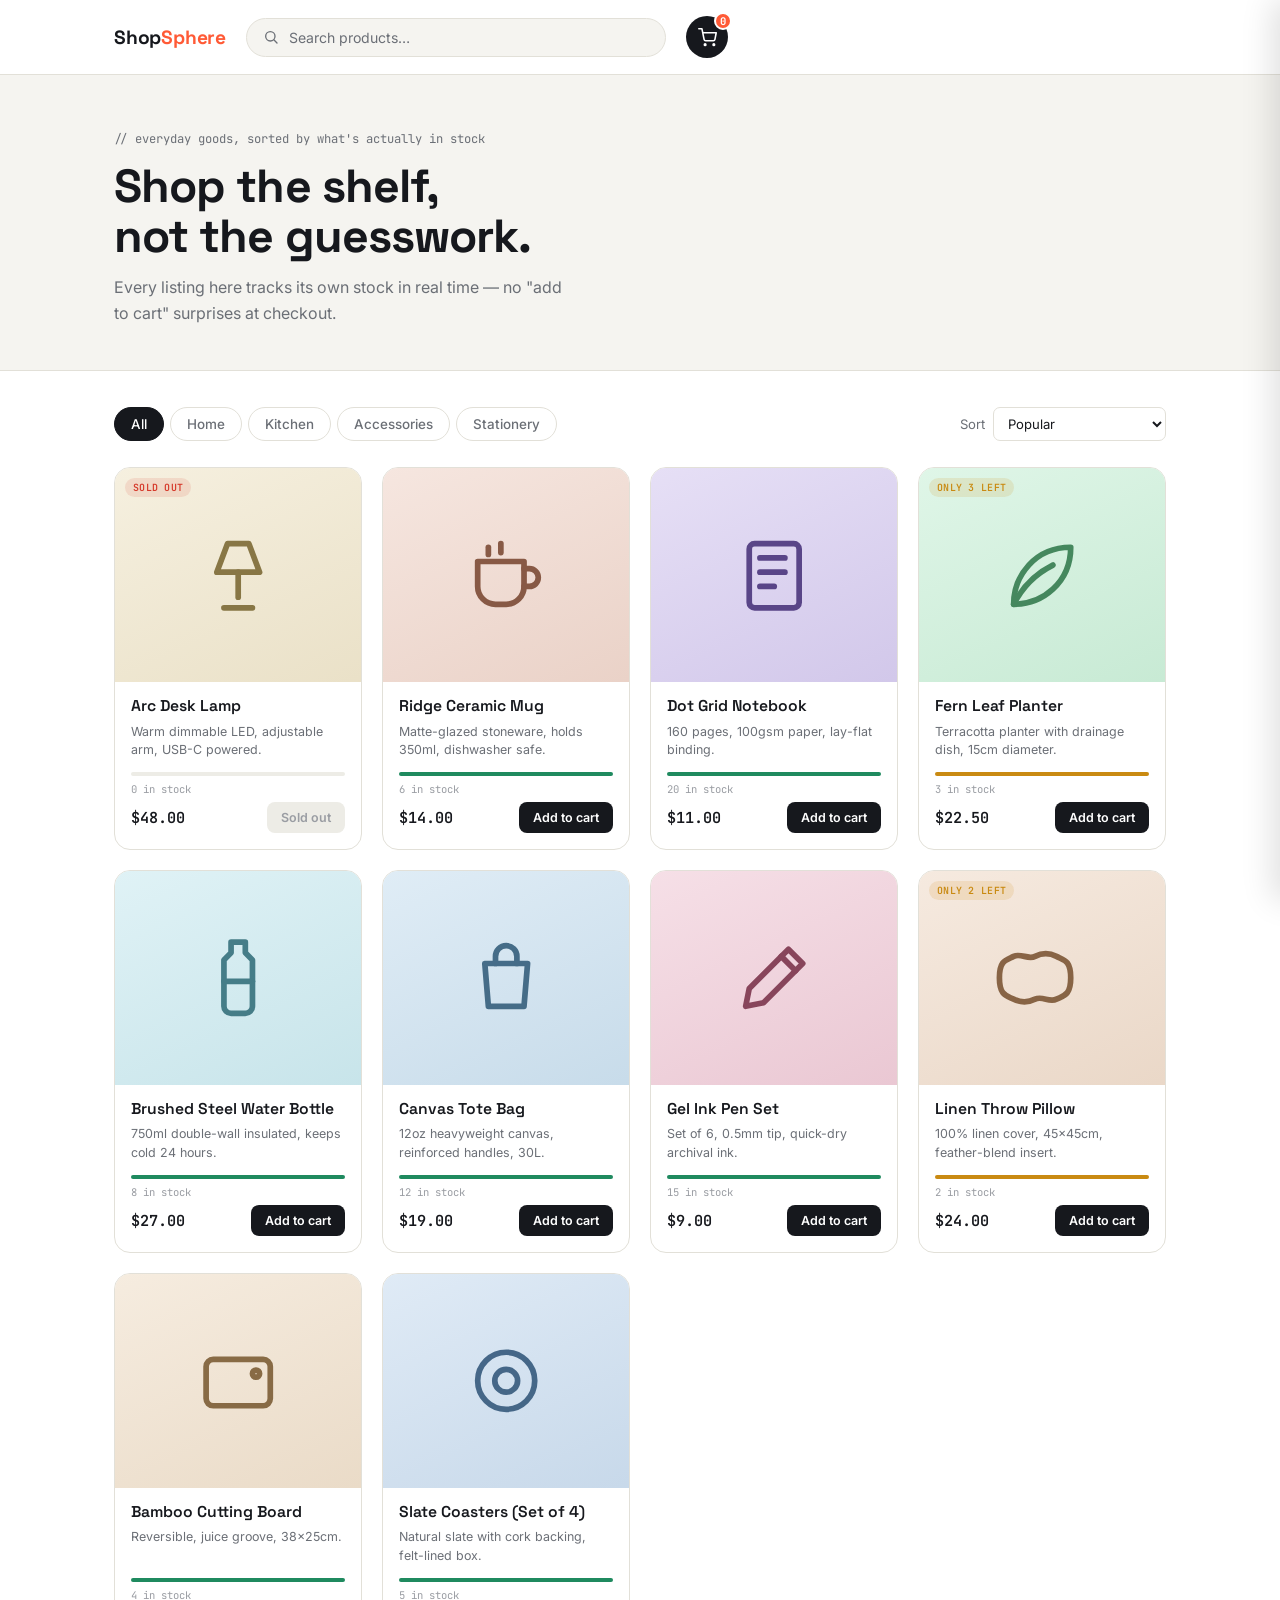
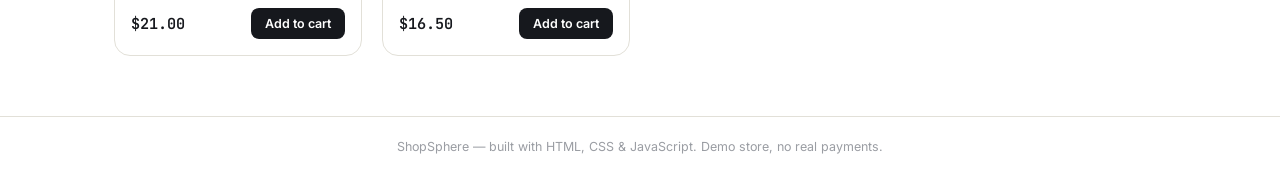
<file: ShopSphere/index.html>
<!DOCTYPE html>
<html lang="en">
<head>
<meta charset="UTF-8">
<meta name="viewport" content="width=device-width, initial-scale=1.0">
<title>ShopSphere — everyday goods, sorted</title>
<meta name="description" content="ShopSphere — a responsive e-commerce storefront demo with live stock tracking, category filters, and a cart that remembers you.">
<link rel="preconnect" href="https://fonts.googleapis.com">
<link rel="preconnect" href="https://fonts.gstatic.com" crossorigin>
<link href="https://fonts.googleapis.com/css2?family=Space+Grotesk:wght@500;600;700&family=Inter:wght@400;500;600&family=JetBrains+Mono:wght@500;600&display=swap" rel="stylesheet">
<link rel="stylesheet" href="style.css">
</head>
<body>

<!-- ===== Nav ===== -->
<header class="nav">
  <div class="nav-inner">
    <div class="logo">Shop<span class="logo-accent">Sphere</span></div>
    <div class="nav-search">
      <svg viewBox="0 0 24 24" fill="none" stroke="currentColor" stroke-width="2" stroke-linecap="round"><circle cx="11" cy="11" r="7"></circle><line x1="21" y1="21" x2="16.6" y2="16.6"></line></svg>
      <input id="searchInput" type="text" placeholder="Search products…" autocomplete="off" spellcheck="false">
    </div>
    <button class="cart-btn" id="cartToggle" aria-label="Open cart">
      <svg viewBox="0 0 24 24" fill="none" stroke="currentColor" stroke-width="2" stroke-linecap="round" stroke-linejoin="round">
        <circle cx="9" cy="21" r="1"></circle><circle cx="20" cy="21" r="1"></circle>
        <path d="M1 1h4l2.68 13.39a2 2 0 0 0 2 1.61h9.72a2 2 0 0 0 2-1.61L23 6H6"></path>
      </svg>
      <span class="cart-count" id="cartCount">0</span>
    </button>
  </div>
</header>

<!-- ===== Hero ===== -->
<section class="hero">
  <div class="hero-inner">
    <p class="eyebrow">// everyday goods, sorted by what's actually in stock</p>
    <h1>Shop the shelf,<br> not the guesswork.</h1>
    <p class="hero-sub">Every listing here tracks its own stock in real time — no "add to cart" surprises at checkout.</p>
  </div>
</section>

<main class="shop">

  <!-- ===== Filters ===== -->
  <section class="filters" aria-label="Filter products">
    <div class="cat-tabs" id="catTabs">
      <button class="cat-tab is-active" data-cat="all">All</button>
      <button class="cat-tab" data-cat="home">Home</button>
      <button class="cat-tab" data-cat="kitchen">Kitchen</button>
      <button class="cat-tab" data-cat="accessories">Accessories</button>
      <button class="cat-tab" data-cat="stationery">Stationery</button>
    </div>
    <div class="sort-wrap">
      <label for="sortSelect">Sort</label>
      <select id="sortSelect">
        <option value="popular">Popular</option>
        <option value="price-asc">Price: Low to High</option>
        <option value="price-desc">Price: High to Low</option>
        <option value="stock">Stock: Most Available</option>
      </select>
    </div>
  </section>

  <!-- ===== Product grid ===== -->
  <section class="grid-wrap" aria-label="Product listings">
    <div class="product-grid" id="productGrid"></div>
    <div class="empty-state" id="emptyState" hidden>
      <p>No products match that search.</p>
      <button class="link-btn" id="clearFilters">Clear filters</button>
    </div>
  </section>

</main>

<footer class="footer">
  <span>ShopSphere — built with HTML, CSS &amp; JavaScript. Demo store, no real payments.</span>
</footer>

<!-- ===== Cart drawer ===== -->
<div class="overlay" id="overlay"></div>
<aside class="cart-drawer" id="cartDrawer" aria-label="Shopping cart">
  <div class="cart-head">
    <h2>Your cart</h2>
    <button class="icon-btn" id="cartClose" aria-label="Close cart">
      <svg viewBox="0 0 24 24" fill="none" stroke="currentColor" stroke-width="2" stroke-linecap="round"><line x1="18" y1="6" x2="6" y2="18"></line><line x1="6" y1="6" x2="18" y2="18"></line></svg>
    </button>
  </div>

  <div class="cart-items" id="cartItems"></div>

  <div class="cart-empty" id="cartEmpty">
    <p>Your cart is empty.</p>
    <p class="cart-empty-sub">Add something from the shelf.</p>
  </div>

  <div class="cart-footer" id="cartFooter">
    <div class="cart-row">
      <span>Subtotal</span>
      <span id="cartSubtotal">$0.00</span>
    </div>
    <p class="cart-note">Shipping and taxes calculated at checkout.</p>
    <button class="btn-checkout" id="checkoutBtn">Checkout</button>
  </div>
</aside>

<!-- ===== Checkout confirm modal ===== -->
<div class="modal-overlay" id="modalOverlay">
  <div class="modal-card" role="dialog" aria-modal="true" aria-label="Order confirmation">
    <div class="modal-check">
      <svg viewBox="0 0 24 24" fill="none" stroke="currentColor" stroke-width="2.5" stroke-linecap="round" stroke-linejoin="round"><polyline points="20 6 9 17 4 12"></polyline></svg>
    </div>
    <h3>Order placed</h3>
    <p id="modalOrderId" class="modal-order-id"></p>
    <p class="modal-sub">This is a demo checkout — no payment was taken and nothing ships.</p>
    <button class="btn-checkout" id="modalClose">Back to shop</button>
  </div>
</div>

<script src="products.js"></script>
<script src="script.js"></script>
</body>
</html>
</file>
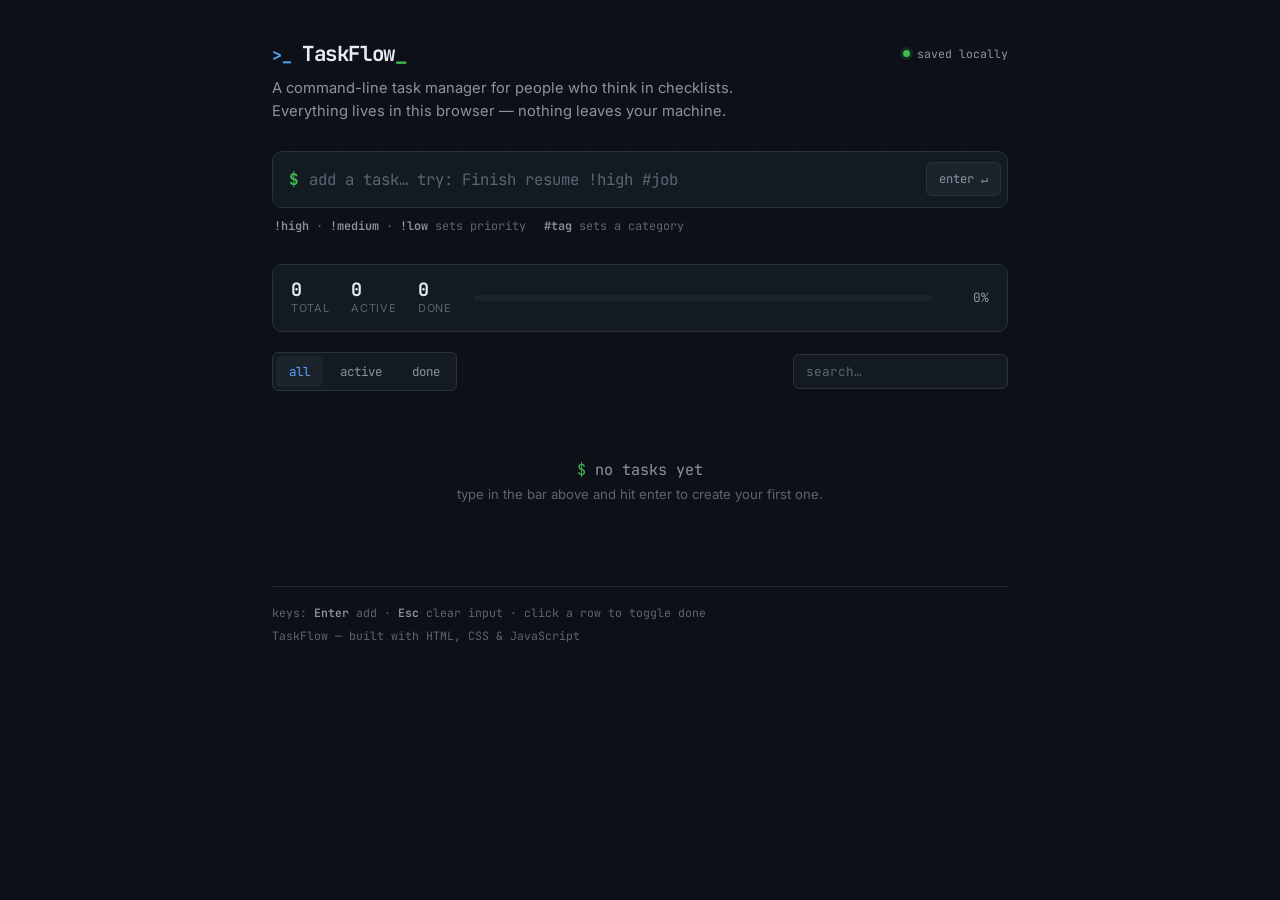
<file: Taskflow/index.html>
<!DOCTYPE html>
<html lang="en">
<head>
<meta charset="UTF-8">
<meta name="viewport" content="width=device-width, initial-scale=1.0">
<title>TaskFlow — command-line task manager</title>
<meta name="description" content="TaskFlow — a fast, keyboard-first task manager. Type a task, tag its priority and category inline, and go.">
<link rel="preconnect" href="https://fonts.googleapis.com">
<link rel="preconnect" href="https://fonts.gstatic.com" crossorigin>
<link href="https://fonts.googleapis.com/css2?family=JetBrains+Mono:wght@400;500;600;700&family=Inter:wght@400;500;600&display=swap" rel="stylesheet">
<link rel="stylesheet" href="style.css">
</head>
<body>

<div class="scan"></div>

<div class="app">

  <!-- ===== Header ===== -->
  <header class="topbar">
    <div class="brand">
      <span class="brand-mark">&gt;_</span>
      <span class="brand-name">TaskFlow<span class="cursor">_</span></span>
    </div>
    <div class="topbar-status">
      <span class="dot" id="saveDot" aria-hidden="true"></span>
      <span id="saveLabel">saved locally</span>
    </div>
  </header>

  <p class="tagline">A command-line task manager for people who think in checklists. Everything lives in this browser — nothing leaves your machine.</p>

  <!-- ===== Command bar ===== -->
  <section class="cmdbar" aria-label="Add a task">
    <label class="cmd-prompt" for="cmdInput">$</label>
    <input
      id="cmdInput"
      class="cmd-input"
      type="text"
      autocomplete="off"
      spellcheck="false"
      placeholder="add a task… try: Finish resume !high #job"
    />
    <button class="cmd-run" id="cmdRun" type="button" aria-label="Add task">enter ↵</button>
  </section>
  <p class="cmd-hint">
    <span><b>!high</b> · <b>!medium</b> · <b>!low</b> sets priority</span>
    <span><b>#tag</b> sets a category</span>
  </p>

  <!-- ===== Stats ===== -->
  <section class="stats" aria-label="Task summary">
    <div class="stat">
      <span class="stat-num" id="statTotal">0</span>
      <span class="stat-label">total</span>
    </div>
    <div class="stat">
      <span class="stat-num" id="statActive">0</span>
      <span class="stat-label">active</span>
    </div>
    <div class="stat">
      <span class="stat-num" id="statDone">0</span>
      <span class="stat-label">done</span>
    </div>
    <div class="progress-track" role="progressbar" aria-label="Completion progress" aria-valuemin="0" aria-valuemax="100" id="progressBar">
      <div class="progress-fill" id="progressFill"></div>
    </div>
    <span class="stat-pct" id="statPct">0%</span>
  </section>

  <!-- ===== Filters ===== -->
  <section class="filters" aria-label="Filter tasks">
    <div class="filter-tabs" id="filterTabs">
      <button class="filter-tab is-active" data-filter="all">all</button>
      <button class="filter-tab" data-filter="active">active</button>
      <button class="filter-tab" data-filter="done">done</button>
    </div>
    <div class="filter-tags" id="filterTags"></div>
    <input class="search-input" id="searchInput" type="text" placeholder="search…" autocomplete="off" spellcheck="false">
  </section>

  <!-- ===== Task list ===== -->
  <section class="list-wrap" aria-label="Tasks">
    <ul class="task-list" id="taskList"></ul>
    <div class="empty-state" id="emptyState" hidden>
      <p class="empty-line"><span class="prompt-ghost">$</span> <span id="emptyMsg">no tasks yet</span></p>
      <p class="empty-sub">type in the bar above and hit enter to create your first one.</p>
    </div>
  </section>

  <footer class="footer">
    <span>keys: <b>Enter</b> add · <b>Esc</b> clear input · click a row to toggle done</span>
    <span class="footer-brand">TaskFlow — built with HTML, CSS &amp; JavaScript</span>
  </footer>

</div>

<script src="script.js"></script>
</body>
</html>
</file>
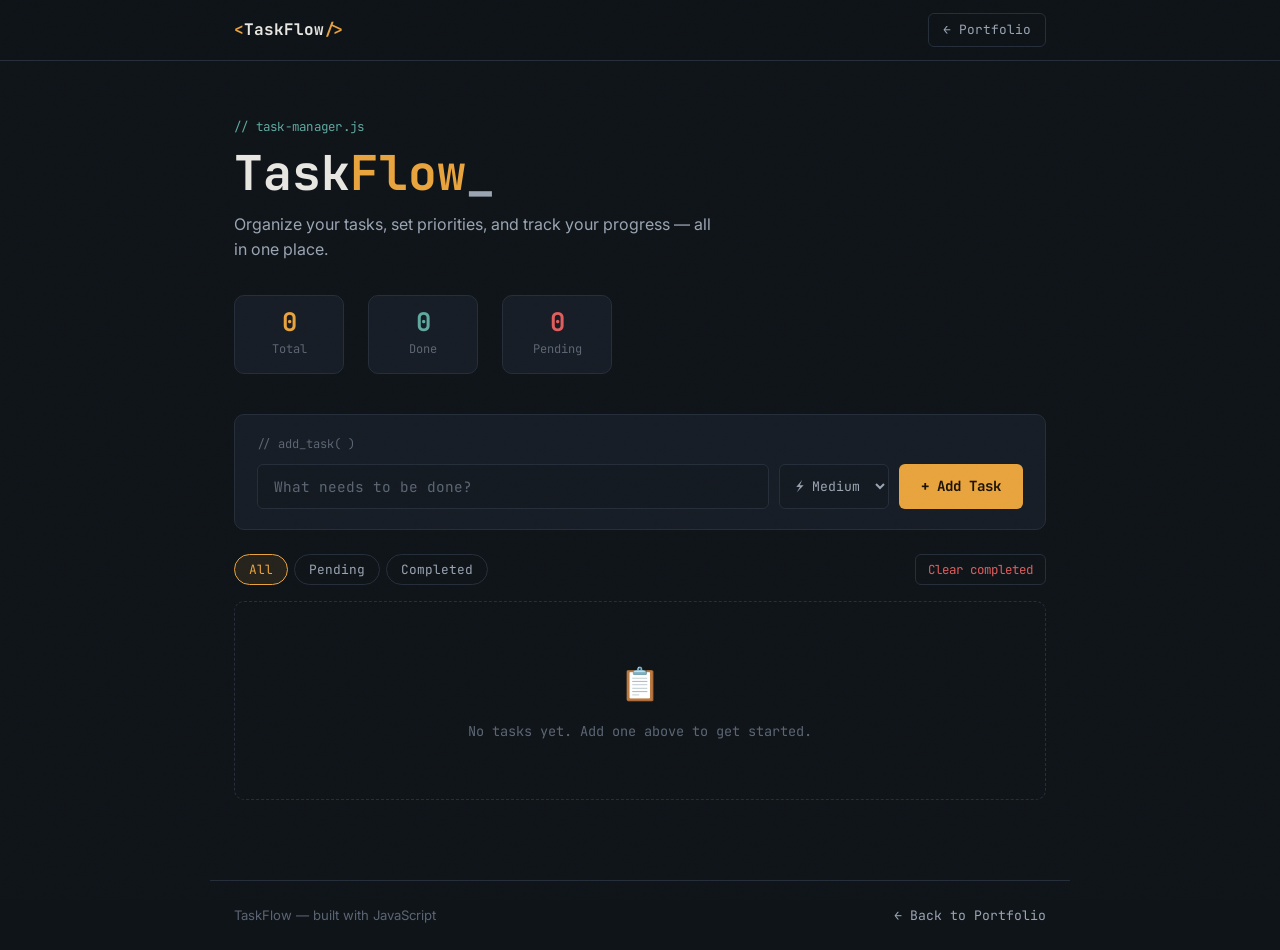
<file: Taskflow/taskflow.html>
<!DOCTYPE html>
<html lang="en">
<head>
<meta charset="UTF-8">
<meta name="viewport" content="width=device-width, initial-scale=1.0">
<title>TaskFlow — Task Manager</title>
<meta name="description" content="TaskFlow — A clean task management app to organize tasks and track progress.">
<link rel="preconnect" href="https://fonts.googleapis.com">
<link rel="preconnect" href="https://fonts.gstatic.com" crossorigin>
<link href="https://fonts.googleapis.com/css2?family=JetBrains+Mono:wght@400;500;600;700&family=Inter:wght@400;500;600;700&display=swap" rel="stylesheet">
<style>
/* ============ TOKENS ============ */
:root {
  --bg:           #0F1419;
  --bg-soft:      #141A21;
  --surface:      #171D26;
  --surface-hover:#1C2430;
  --border:       #262E3A;
  --border-bright:#34404F;
  --text:         #E8E6E1;
  --text-dim:     #9AA4B2;
  --text-faint:   #5C6573;
  --accent:       #E8A33D;
  --accent-soft:  #E8A33D1A;
  --teal:         #5FA8A0;
  --teal-soft:    #5FA8A01A;
  --danger:       #E05D5D;
  --danger-soft:  #E05D5D1A;
  --ok:           #5FA8A0;
  --font-mono:    'JetBrains Mono', ui-monospace, monospace;
  --font-sans:    'Inter', system-ui, sans-serif;
  --radius:       10px;
  --radius-sm:    6px;
}

* { box-sizing: border-box; margin: 0; padding: 0; }

html { scroll-behavior: smooth; }

body {
  background: var(--bg);
  color: var(--text);
  font-family: var(--font-sans);
  line-height: 1.6;
  min-height: 100vh;
  -webkit-font-smoothing: antialiased;
}

/* grain overlay */
.grain {
  position: fixed; inset: 0;
  pointer-events: none; z-index: 999;
  opacity: 0.03;
  background-image: url("data:image/svg+xml,%3Csvg xmlns='http://www.w3.org/2000/svg' width='120' height='120'%3E%3Cfilter id='n'%3E%3CfeTurbulence type='fractalNoise' baseFrequency='0.9' numOctaves='2' stitchTiles='stitch'/%3E%3C/filter%3E%3Crect width='100%25' height='100%25' filter='url(%23n)'/%3E%3C/svg%3E");
  mix-blend-mode: overlay;
}

/* ============ TOPBAR ============ */
.topbar {
  position: sticky; top: 0; z-index: 100;
  background: rgba(15,20,25,0.88);
  backdrop-filter: blur(10px);
  border-bottom: 1px solid var(--border);
}
.topbar-inner {
  max-width: 860px; margin: 0 auto;
  height: 60px;
  display: flex; align-items: center;
  justify-content: space-between;
  padding: 0 24px; gap: 16px;
}
.brand {
  font-family: var(--font-mono);
  font-weight: 700; font-size: 1rem;
}
.brand-bracket { color: var(--accent); }
.back-link {
  font-family: var(--font-mono);
  font-size: 0.8rem; color: var(--text-dim);
  border: 1px solid var(--border);
  padding: 6px 14px; border-radius: var(--radius-sm);
  transition: color 0.15s, border-color 0.15s;
  text-decoration: none;
}
.back-link:hover { color: var(--accent); border-color: var(--accent); }

/* ============ HERO ============ */
.hero {
  max-width: 860px; margin: 0 auto;
  padding: 56px 24px 40px;
}
.eyebrow {
  font-family: var(--font-mono);
  font-size: 0.78rem; color: var(--teal);
  margin-bottom: 10px; letter-spacing: 0.02em;
}
.hero h1 {
  font-family: var(--font-mono);
  font-size: clamp(2rem, 5vw, 3rem);
  font-weight: 700; margin-bottom: 12px;
  line-height: 1.1;
}
.hero h1 span { color: var(--accent); }
.hero-sub {
  color: var(--text-dim); font-size: 1rem;
  max-width: 480px; margin-bottom: 32px;
}
.stats-row {
  display: flex; gap: 24px; flex-wrap: wrap;
}
.stat {
  background: var(--surface);
  border: 1px solid var(--border);
  border-radius: var(--radius);
  padding: 14px 20px; min-width: 110px;
  text-align: center;
}
.stat-num {
  font-family: var(--font-mono);
  font-size: 1.6rem; font-weight: 700;
  line-height: 1;
}
.stat-num.accent  { color: var(--accent); }
.stat-num.teal    { color: var(--teal); }
.stat-num.danger  { color: var(--danger); }
.stat-label {
  font-size: 0.75rem; color: var(--text-faint);
  margin-top: 4px; font-family: var(--font-mono);
}

/* ============ MAIN AREA ============ */
.main {
  max-width: 860px; margin: 0 auto;
  padding: 0 24px 80px;
}

/* ============ INPUT CARD ============ */
.input-card {
  background: var(--surface);
  border: 1px solid var(--border);
  border-radius: var(--radius);
  padding: 20px 22px;
  margin-bottom: 24px;
}
.input-label {
  font-family: var(--font-mono);
  font-size: 0.75rem; color: var(--text-faint);
  margin-bottom: 10px; display: block;
}
.input-row {
  display: flex; gap: 10px;
}
.task-input {
  flex: 1;
  background: var(--bg-soft);
  border: 1px solid var(--border);
  border-radius: var(--radius-sm);
  padding: 12px 16px;
  color: var(--text);
  font-family: var(--font-mono);
  font-size: 0.9rem;
  transition: border-color 0.15s;
  outline: none;
}
.task-input::placeholder { color: var(--text-faint); }
.task-input:focus { border-color: var(--accent); }

.priority-select {
  background: var(--bg-soft);
  border: 1px solid var(--border);
  border-radius: var(--radius-sm);
  padding: 12px 12px;
  color: var(--text-dim);
  font-family: var(--font-mono);
  font-size: 0.82rem;
  outline: none; cursor: pointer;
  transition: border-color 0.15s;
}
.priority-select:focus { border-color: var(--accent); }

.add-btn {
  background: var(--accent);
  color: #1A1306;
  border: none;
  border-radius: var(--radius-sm);
  padding: 12px 22px;
  font-family: var(--font-mono);
  font-size: 0.88rem; font-weight: 700;
  cursor: pointer;
  transition: transform 0.15s, box-shadow 0.15s;
  white-space: nowrap;
}
.add-btn:hover {
  transform: translateY(-1px);
  box-shadow: 0 4px 14px var(--accent-soft);
}

/* ============ FILTERS ============ */
.filters {
  display: flex; gap: 8px;
  margin-bottom: 16px; flex-wrap: wrap;
  align-items: center; justify-content: space-between;
}
.filter-tabs { display: flex; gap: 6px; }
.filter-btn {
  font-family: var(--font-mono);
  font-size: 0.8rem; color: var(--text-dim);
  background: none;
  border: 1px solid var(--border);
  border-radius: 100px;
  padding: 6px 14px; cursor: pointer;
  transition: all 0.15s;
}
.filter-btn:hover { color: var(--text); border-color: var(--border-bright); }
.filter-btn.active {
  color: var(--accent);
  border-color: var(--accent);
  background: var(--accent-soft);
}
.clear-btn {
  font-family: var(--font-mono);
  font-size: 0.78rem; color: var(--danger);
  background: none; border: 1px solid var(--border);
  border-radius: var(--radius-sm);
  padding: 6px 12px; cursor: pointer;
  transition: all 0.15s;
}
.clear-btn:hover { border-color: var(--danger); background: var(--danger-soft); }

/* ============ TASK LIST ============ */
.task-list { display: flex; flex-direction: column; gap: 8px; }

.task-item {
  background: var(--surface);
  border: 1px solid var(--border);
  border-radius: var(--radius);
  padding: 16px 18px;
  display: flex; align-items: center; gap: 14px;
  transition: border-color 0.2s, transform 0.2s, opacity 0.3s;
  animation: slideIn 0.25s ease;
}
@keyframes slideIn {
  from { opacity: 0; transform: translateY(-8px); }
  to   { opacity: 1; transform: translateY(0); }
}
.task-item:hover { border-color: var(--border-bright); }
.task-item.done { opacity: 0.55; }
.task-item.done .task-text { text-decoration: line-through; color: var(--text-faint); }

.task-check {
  width: 20px; height: 20px; flex-shrink: 0;
  border: 2px solid var(--border-bright);
  border-radius: 50%; cursor: pointer;
  display: flex; align-items: center; justify-content: center;
  transition: all 0.15s; background: none;
}
.task-check:hover { border-color: var(--teal); }
.task-check.checked {
  background: var(--teal);
  border-color: var(--teal);
}
.task-check.checked::after {
  content: '✓';
  color: #fff; font-size: 0.7rem; font-weight: 700;
}

.task-body { flex: 1; min-width: 0; }
.task-text {
  font-size: 0.95rem; color: var(--text);
  transition: color 0.15s;
  word-break: break-word;
}
.task-meta {
  display: flex; gap: 10px; align-items: center;
  margin-top: 4px;
}
.task-date {
  font-family: var(--font-mono);
  font-size: 0.72rem; color: var(--text-faint);
}
.priority-badge {
  font-family: var(--font-mono);
  font-size: 0.68rem; padding: 2px 8px;
  border-radius: 100px; font-weight: 600;
}
.priority-badge.high   { background: #E05D5D22; color: var(--danger); border: 1px solid #E05D5D44; }
.priority-badge.medium { background: var(--accent-soft); color: var(--accent); border: 1px solid #E8A33D44; }
.priority-badge.low    { background: var(--teal-soft); color: var(--teal); border: 1px solid #5FA8A044; }

.task-del {
  background: none; border: none;
  color: var(--text-faint); cursor: pointer;
  font-size: 1rem; padding: 4px 6px;
  border-radius: var(--radius-sm);
  transition: color 0.15s, background 0.15s;
  flex-shrink: 0;
}
.task-del:hover { color: var(--danger); background: var(--danger-soft); }

/* ============ EMPTY STATE ============ */
.empty {
  text-align: center; padding: 56px 24px;
  border: 1px dashed var(--border);
  border-radius: var(--radius);
  color: var(--text-faint);
}
.empty-icon {
  font-size: 2rem; margin-bottom: 12px;
  display: block;
}
.empty p { font-family: var(--font-mono); font-size: 0.85rem; }

/* ============ FOOTER ============ */
.footer {
  max-width: 860px; margin: 0 auto;
  padding: 24px; border-top: 1px solid var(--border);
  display: flex; justify-content: space-between;
  align-items: center; flex-wrap: wrap; gap: 10px;
  color: var(--text-faint); font-size: 0.82rem;
}
.footer a {
  font-family: var(--font-mono);
  color: var(--text-dim); text-decoration: none;
  transition: color 0.15s;
}
.footer a:hover { color: var(--accent); }

/* ============ RESPONSIVE ============ */
@media (max-width: 600px) {
  .input-row { flex-wrap: wrap; }
  .priority-select { width: 100%; }
  .add-btn { width: 100%; justify-content: center; }
  .stats-row { gap: 12px; }
  .stat { min-width: 80px; padding: 12px 14px; }
}
</style>
</head>
<body>
<div class="grain"></div>

<!-- TOPBAR -->
<header class="topbar">
  <div class="topbar-inner">
    <div class="brand">
      <span class="brand-bracket">&lt;</span>TaskFlow<span class="brand-bracket">/&gt;</span>
    </div>
    <a href="index.html" class="back-link">← Portfolio</a>
  </div>
</header>

<!-- HERO -->
<section class="hero">
  <p class="eyebrow">// task-manager.js</p>
  <h1>Task<span>Flow</span><span style="color:var(--text-dim);animation:blink 1.1s step-end infinite">_</span></h1>
  <p class="hero-sub">Organize your tasks, set priorities, and track your progress — all in one place.</p>
  <div class="stats-row">
    <div class="stat">
      <div class="stat-num accent" id="totalCount">0</div>
      <div class="stat-label">Total</div>
    </div>
    <div class="stat">
      <div class="stat-num teal" id="doneCount">0</div>
      <div class="stat-label">Done</div>
    </div>
    <div class="stat">
      <div class="stat-num danger" id="activeCount">0</div>
      <div class="stat-label">Pending</div>
    </div>
  </div>
</section>

<!-- MAIN -->
<main class="main">

  <!-- Input -->
  <div class="input-card">
    <span class="input-label">// add_task( )</span>
    <div class="input-row">
      <input type="text" class="task-input" id="taskInput"
             placeholder="What needs to be done?" maxlength="120">
      <select class="priority-select" id="prioritySelect">
        <option value="medium">⚡ Medium</option>
        <option value="high">🔴 High</option>
        <option value="low">🟢 Low</option>
      </select>
      <button class="add-btn" id="addBtn">+ Add Task</button>
    </div>
  </div>

  <!-- Filters -->
  <div class="filters">
    <div class="filter-tabs">
      <button class="filter-btn active" data-filter="all">All</button>
      <button class="filter-btn" data-filter="active">Pending</button>
      <button class="filter-btn" data-filter="done">Completed</button>
    </div>
    <button class="clear-btn" id="clearDone">Clear completed</button>
  </div>

  <!-- Task list -->
  <div class="task-list" id="taskList"></div>

</main>

<footer class="footer">
  <span>TaskFlow — built with JavaScript</span>
  <a href="index.html">← Back to Portfolio</a>
</footer>

<style>
@keyframes blink { 50% { opacity: 0; } }
</style>

<script>
// ============================================
// State
// ============================================
let tasks = JSON.parse(localStorage.getItem('taskflow_tasks') || '[]');
let currentFilter = 'all';

// ============================================
// Save & render
// ============================================
function save() {
  localStorage.setItem('taskflow_tasks', JSON.stringify(tasks));
}

function getFiltered() {
  if (currentFilter === 'active') return tasks.filter(t => !t.done);
  if (currentFilter === 'done')   return tasks.filter(t => t.done);
  return tasks;
}

function render() {
  const list = document.getElementById('taskList');
  const filtered = getFiltered();

  // Stats
  document.getElementById('totalCount').textContent  = tasks.length;
  document.getElementById('doneCount').textContent   = tasks.filter(t => t.done).length;
  document.getElementById('activeCount').textContent = tasks.filter(t => !t.done).length;

  if (filtered.length === 0) {
    const msgs = {
      all:    { icon: '📋', text: 'No tasks yet. Add one above to get started.' },
      active: { icon: '✅', text: 'No pending tasks. Great work!' },
      done:   { icon: '⏳', text: 'No completed tasks yet. Keep going!' },
    };
    const m = msgs[currentFilter];
    list.innerHTML = `
      <div class="empty">
        <span class="empty-icon">${m.icon}</span>
        <p>${m.text}</p>
      </div>`;
    return;
  }

  list.innerHTML = filtered.map(task => `
    <div class="task-item ${task.done ? 'done' : ''}" data-id="${task.id}">
      <button class="task-check ${task.done ? 'checked' : ''}"
              onclick="toggleTask('${task.id}')" aria-label="Toggle complete"></button>
      <div class="task-body">
        <div class="task-text">${escHtml(task.text)}</div>
        <div class="task-meta">
          <span class="task-date">${task.date}</span>
          <span class="priority-badge ${task.priority}">${task.priority}</span>
        </div>
      </div>
      <button class="task-del" onclick="deleteTask('${task.id}')" aria-label="Delete task">✕</button>
    </div>
  `).join('');
}

// ============================================
// Actions
// ============================================
function addTask() {
  const input = document.getElementById('taskInput');
  const text  = input.value.trim();
  if (!text) { input.focus(); return; }

  const priority = document.getElementById('prioritySelect').value;
  const now = new Date();
  const date = now.toLocaleDateString('en-IN', { day:'2-digit', month:'short', year:'numeric' });

  tasks.unshift({
    id: Date.now().toString(),
    text, priority, done: false, date
  });

  input.value = '';
  input.focus();
  save(); render();
}

function toggleTask(id) {
  const task = tasks.find(t => t.id === id);
  if (task) { task.done = !task.done; save(); render(); }
}

function deleteTask(id) {
  tasks = tasks.filter(t => t.id !== id);
  save(); render();
}

function clearDone() {
  tasks = tasks.filter(t => !t.done);
  save(); render();
}

function escHtml(str) {
  return str.replace(/&/g,'&amp;').replace(/</g,'&lt;').replace(/>/g,'&gt;');
}

// ============================================
// Events
// ============================================
document.getElementById('addBtn').addEventListener('click', addTask);

document.getElementById('taskInput').addEventListener('keydown', e => {
  if (e.key === 'Enter') addTask();
});

document.getElementById('clearDone').addEventListener('click', clearDone);

document.querySelectorAll('.filter-btn').forEach(btn => {
  btn.addEventListener('click', () => {
    currentFilter = btn.dataset.filter;
    document.querySelectorAll('.filter-btn').forEach(b => b.classList.remove('active'));
    btn.classList.add('active');
    render();
  });
});

// ============================================
// Initial render
// ============================================
render();
</script>
</body>
</html>
</file>
<file: ShopSphere/style.css>
/* =========================================================
   ShopSphere — design tokens
   A daylight retail surface: warm paper background, ink text,
   and a vivid vermilion CTA color paired with a deep green
   "in stock" signal and amber for low-stock urgency.
   ========================================================= */
:root {
  --bg: #FFFFFF;
  --surface: #F5F4F0;
  --surface-2: #EDECE6;
  --border: #E2E0D8;
  --ink: #16181D;
  --ink-dim: #6B6F76;
  --ink-faint: #9A9DA3;

  --brand: #FF5A36;
  --brand-dim: #E64B29;
  --green: #1F8A5F;
  --amber: #C98A12;
  --red: #D6392A;

  --display: "Space Grotesk", ui-sans-serif, sans-serif;
  --sans: "Inter", system-ui, -apple-system, sans-serif;
  --mono: "JetBrains Mono", ui-monospace, monospace;

  --radius-lg: 16px;
  --radius: 10px;
  --radius-sm: 7px;
}

@media (prefers-reduced-motion: reduce) {
  * { animation-duration: 0.001ms !important; transition-duration: 0.001ms !important; }
}

* { box-sizing: border-box; }

html, body {
  margin: 0;
  background: var(--bg);
  color: var(--ink);
  font-family: var(--sans);
  -webkit-font-smoothing: antialiased;
}

a { color: inherit; }

/* ===== Nav ===== */
.nav {
  position: sticky;
  top: 0;
  z-index: 30;
  background: rgba(255, 255, 255, 0.92);
  backdrop-filter: blur(8px);
  border-bottom: 1px solid var(--border);
}

.nav-inner {
  max-width: 1100px;
  margin: 0 auto;
  padding: 16px 24px;
  display: flex;
  align-items: center;
  gap: 20px;
}

.logo {
  font-family: var(--display);
  font-weight: 700;
  font-size: 1.2rem;
  letter-spacing: -0.01em;
  flex-shrink: 0;
}

.logo-accent { color: var(--brand); }

.nav-search {
  flex: 1;
  display: flex;
  align-items: center;
  gap: 8px;
  background: var(--surface);
  border: 1px solid var(--border);
  border-radius: 20px;
  padding: 9px 16px;
  max-width: 420px;
  transition: border-color 0.15s ease;
}
.nav-search:focus-within { border-color: var(--ink); }
.nav-search svg { width: 16px; height: 16px; color: var(--ink-dim); flex-shrink: 0; }
.nav-search input {
  border: none;
  outline: none;
  background: transparent;
  font-size: 0.88rem;
  color: var(--ink);
  width: 100%;
  font-family: var(--sans);
}
.nav-search input::placeholder { color: var(--ink-dim); }

.cart-btn {
  position: relative;
  background: var(--ink);
  color: #fff;
  border: none;
  border-radius: 50%;
  width: 42px;
  height: 42px;
  display: flex;
  align-items: center;
  justify-content: center;
  cursor: pointer;
  flex-shrink: 0;
  transition: transform 0.12s ease, background 0.15s ease;
}
.cart-btn:hover { background: var(--brand-dim); }
.cart-btn svg { width: 19px; height: 19px; }

.cart-count {
  position: absolute;
  top: -4px;
  right: -4px;
  background: var(--brand);
  color: #fff;
  font-family: var(--mono);
  font-size: 0.66rem;
  font-weight: 700;
  min-width: 18px;
  height: 18px;
  border-radius: 9px;
  display: flex;
  align-items: center;
  justify-content: center;
  padding: 0 4px;
  border: 2px solid #fff;
}
.cart-count.pulse { animation: bump 0.3s ease; }
@keyframes bump { 0% { transform: scale(1); } 50% { transform: scale(1.35); } 100% { transform: scale(1); } }

/* ===== Hero ===== */
.hero {
  background: var(--surface);
  border-bottom: 1px solid var(--border);
}
.hero-inner {
  max-width: 1100px;
  margin: 0 auto;
  padding: 56px 24px 44px;
}
.eyebrow {
  font-family: var(--mono);
  font-size: 0.76rem;
  color: var(--ink-dim);
  margin: 0 0 14px;
}
.hero h1 {
  font-family: var(--display);
  font-size: clamp(1.9rem, 4vw, 2.9rem);
  line-height: 1.08;
  letter-spacing: -0.02em;
  margin: 0 0 14px;
}
.hero-sub {
  max-width: 46ch;
  color: var(--ink-dim);
  font-size: 1rem;
  line-height: 1.6;
  margin: 0;
}

/* ===== Shop layout ===== */
.shop {
  max-width: 1100px;
  margin: 0 auto;
  padding: 36px 24px 60px;
}

/* ===== Filters ===== */
.filters {
  display: flex;
  align-items: center;
  justify-content: space-between;
  flex-wrap: wrap;
  gap: 14px;
  margin-bottom: 26px;
}

.cat-tabs {
  display: flex;
  gap: 6px;
  flex-wrap: wrap;
}

.cat-tab {
  font-family: var(--sans);
  font-size: 0.84rem;
  font-weight: 500;
  color: var(--ink-dim);
  background: transparent;
  border: 1px solid var(--border);
  border-radius: 20px;
  padding: 8px 16px;
  cursor: pointer;
  transition: all 0.15s ease;
}
.cat-tab:hover { border-color: var(--ink); color: var(--ink); }
.cat-tab.is-active {
  background: var(--ink);
  border-color: var(--ink);
  color: #fff;
}

.sort-wrap {
  display: flex;
  align-items: center;
  gap: 8px;
  font-size: 0.82rem;
  color: var(--ink-dim);
}
.sort-wrap select {
  font-family: var(--sans);
  font-size: 0.82rem;
  color: var(--ink);
  background: #fff;
  border: 1px solid var(--border);
  border-radius: var(--radius-sm);
  padding: 7px 10px;
  outline: none;
  cursor: pointer;
}

/* ===== Product grid ===== */
.product-grid {
  display: grid;
  grid-template-columns: repeat(auto-fill, minmax(220px, 1fr));
  gap: 20px;
}

.product-card {
  background: #fff;
  border: 1px solid var(--border);
  border-radius: var(--radius-lg);
  overflow: hidden;
  display: flex;
  flex-direction: column;
  transition: box-shadow 0.18s ease, transform 0.18s ease;
}
.product-card:hover {
  box-shadow: 0 8px 24px rgba(22, 24, 29, 0.08);
  transform: translateY(-2px);
}

.product-thumb {
  aspect-ratio: 1.15 / 1;
  display: flex;
  align-items: center;
  justify-content: center;
  position: relative;
}
.product-thumb svg { width: 40%; height: 40%; opacity: 0.85; }

.stock-badge {
  position: absolute;
  top: 10px;
  left: 10px;
  font-family: var(--mono);
  font-size: 0.62rem;
  font-weight: 600;
  padding: 3px 8px;
  border-radius: 12px;
  text-transform: uppercase;
  letter-spacing: 0.03em;
}
.stock-badge.low { background: rgba(201, 138, 18, 0.14); color: var(--amber); }
.stock-badge.out { background: rgba(214, 57, 42, 0.12); color: var(--red); }

.product-info {
  padding: 14px 16px 16px;
  display: flex;
  flex-direction: column;
  gap: 6px;
  flex: 1;
}

.product-name {
  font-family: var(--display);
  font-size: 0.98rem;
  font-weight: 600;
  margin: 0;
  line-height: 1.3;
}

.product-desc {
  font-size: 0.78rem;
  color: var(--ink-dim);
  line-height: 1.5;
  margin: 0 0 4px;
  flex: 1;
}

.product-bottom {
  display: flex;
  align-items: center;
  justify-content: space-between;
  gap: 10px;
}

.product-price {
  font-family: var(--mono);
  font-weight: 600;
  font-size: 0.95rem;
}

.add-btn {
  font-family: var(--sans);
  font-size: 0.78rem;
  font-weight: 600;
  color: #fff;
  background: var(--ink);
  border: none;
  border-radius: 8px;
  padding: 8px 14px;
  cursor: pointer;
  transition: background 0.15s ease;
  white-space: nowrap;
}
.add-btn:hover:not(:disabled) { background: var(--brand); }
.add-btn:disabled {
  background: var(--surface-2);
  color: var(--ink-faint);
  cursor: not-allowed;
}

.stock-bar-track {
  height: 4px;
  background: var(--surface-2);
  border-radius: 3px;
  overflow: hidden;
  margin-top: 2px;
}
.stock-bar-fill {
  height: 100%;
  background: var(--green);
  transition: width 0.2s ease, background 0.2s ease;
}
.stock-bar-fill.low { background: var(--amber); }
.stock-bar-fill.out { background: var(--red); }

.stock-label {
  font-family: var(--mono);
  font-size: 0.66rem;
  color: var(--ink-faint);
}

/* ===== Empty state ===== */
.empty-state {
  text-align: center;
  padding: 60px 20px;
  color: var(--ink-dim);
}
.link-btn {
  background: none;
  border: none;
  color: var(--brand);
  font-weight: 600;
  cursor: pointer;
  font-size: 0.88rem;
  text-decoration: underline;
  margin-top: 6px;
}

/* ===== Footer ===== */
.footer {
  border-top: 1px solid var(--border);
  padding: 22px 24px;
  text-align: center;
  font-size: 0.78rem;
  color: var(--ink-faint);
}

/* ===== Cart overlay + drawer ===== */
.overlay {
  position: fixed;
  inset: 0;
  background: rgba(22, 24, 29, 0.35);
  opacity: 0;
  pointer-events: none;
  transition: opacity 0.2s ease;
  z-index: 40;
}
.overlay.is-open { opacity: 1; pointer-events: auto; }

.cart-drawer {
  position: fixed;
  top: 0;
  right: 0;
  height: 100%;
  width: min(400px, 100%);
  background: #fff;
  box-shadow: -8px 0 30px rgba(0,0,0,0.12);
  transform: translateX(100%);
  transition: transform 0.25s ease;
  z-index: 50;
  display: flex;
  flex-direction: column;
}
.cart-drawer.is-open { transform: translateX(0); }

.cart-head {
  display: flex;
  align-items: center;
  justify-content: space-between;
  padding: 20px 22px;
  border-bottom: 1px solid var(--border);
}
.cart-head h2 { font-family: var(--display); font-size: 1.15rem; margin: 0; }

.icon-btn {
  background: transparent;
  border: none;
  cursor: pointer;
  color: var(--ink-dim);
  padding: 6px;
  border-radius: 6px;
}
.icon-btn:hover { background: var(--surface); color: var(--ink); }
.icon-btn svg { width: 18px; height: 18px; }

.cart-items {
  flex: 1;
  overflow-y: auto;
  padding: 10px 22px;
  display: flex;
  flex-direction: column;
  gap: 14px;
}

.cart-item {
  display: flex;
  gap: 12px;
  padding: 12px 0;
  border-bottom: 1px solid var(--border);
}

.cart-item-thumb {
  width: 54px;
  height: 54px;
  border-radius: 10px;
  flex-shrink: 0;
  display: flex;
  align-items: center;
  justify-content: center;
}
.cart-item-thumb svg { width: 45%; height: 45%; opacity: 0.85; }

.cart-item-info { flex: 1; min-width: 0; }
.cart-item-name { font-size: 0.86rem; font-weight: 600; margin: 0 0 4px; }
.cart-item-price { font-family: var(--mono); font-size: 0.78rem; color: var(--ink-dim); }

.qty-row {
  display: flex;
  align-items: center;
  gap: 8px;
  margin-top: 8px;
}
.qty-btn {
  width: 22px;
  height: 22px;
  border: 1px solid var(--border);
  background: #fff;
  border-radius: 5px;
  font-size: 0.85rem;
  cursor: pointer;
  line-height: 1;
  color: var(--ink);
}
.qty-btn:hover { border-color: var(--ink); }
.qty-val { font-family: var(--mono); font-size: 0.82rem; min-width: 16px; text-align: center; }

.remove-btn {
  background: none;
  border: none;
  color: var(--ink-faint);
  font-size: 0.74rem;
  cursor: pointer;
  text-decoration: underline;
  margin-left: auto;
}
.remove-btn:hover { color: var(--red); }

.cart-empty {
  flex: 1;
  display: flex;
  flex-direction: column;
  align-items: center;
  justify-content: center;
  text-align: center;
  color: var(--ink-dim);
  padding: 30px;
}
.cart-empty p { margin: 2px 0; }
.cart-empty-sub { font-size: 0.82rem; color: var(--ink-faint); }

.cart-footer {
  border-top: 1px solid var(--border);
  padding: 18px 22px 22px;
}
.cart-row {
  display: flex;
  justify-content: space-between;
  font-size: 0.95rem;
  font-weight: 600;
  margin-bottom: 6px;
}
.cart-row span:last-child { font-family: var(--mono); }
.cart-note { font-size: 0.72rem; color: var(--ink-faint); margin: 0 0 14px; }

.btn-checkout {
  width: 100%;
  background: var(--brand);
  color: #fff;
  border: none;
  border-radius: 10px;
  padding: 13px;
  font-size: 0.92rem;
  font-weight: 600;
  cursor: pointer;
  transition: background 0.15s ease;
}
.btn-checkout:hover { background: var(--brand-dim); }

/* ===== Checkout modal ===== */
.modal-overlay {
  position: fixed;
  inset: 0;
  background: rgba(22, 24, 29, 0.45);
  display: flex;
  align-items: center;
  justify-content: center;
  opacity: 0;
  pointer-events: none;
  transition: opacity 0.2s ease;
  z-index: 60;
  padding: 20px;
}
.modal-overlay.is-open { opacity: 1; pointer-events: auto; }

.modal-card {
  background: #fff;
  border-radius: var(--radius-lg);
  padding: 36px 32px;
  max-width: 340px;
  width: 100%;
  text-align: center;
  transform: translateY(8px);
  transition: transform 0.2s ease;
}
.modal-overlay.is-open .modal-card { transform: translateY(0); }

.modal-check {
  width: 52px;
  height: 52px;
  border-radius: 50%;
  background: rgba(31, 138, 95, 0.12);
  color: var(--green);
  display: flex;
  align-items: center;
  justify-content: center;
  margin: 0 auto 16px;
}
.modal-check svg { width: 24px; height: 24px; }

.modal-card h3 { font-family: var(--display); font-size: 1.3rem; margin: 0 0 8px; }
.modal-order-id { font-family: var(--mono); font-size: 0.85rem; color: var(--ink-dim); margin: 0 0 14px; }
.modal-sub { font-size: 0.8rem; color: var(--ink-faint); line-height: 1.5; margin: 0 0 22px; }

/* ===== Focus visibility ===== */
a:focus-visible, button:focus-visible, input:focus-visible, select:focus-visible {
  outline: 2px solid var(--brand);
  outline-offset: 2px;
}

/* ===== Responsive ===== */
@media (max-width: 640px) {
  .nav-inner { padding: 14px 16px; gap: 12px; }
  .nav-search { max-width: none; }
  .hero-inner { padding: 40px 16px 32px; }
  .shop { padding: 28px 16px 48px; }
  .filters { flex-direction: column; align-items: stretch; }
  .sort-wrap { justify-content: space-between; }
  .cart-drawer { width: 100%; }
}
</file>
<file: Taskflow/style.css>
/* =========================================================
   TaskFlow — design tokens
   A quiet dark IDE surface with a deliberate multi-hue accent
   system: each priority/state gets its own color rather than
   one neon accent doing every job.
   ========================================================= */
:root {
  --bg: #0D1117;
  --surface: #131A22;
  --surface-2: #1B232D;
  --border: #29323D;
  --border-soft: #202932;

  --text: #E6EDF3;
  --text-dim: #8B949E;
  --text-faint: #5B6572;

  --blue: #58A6FF;
  --violet: #A371F7;
  --amber: #E3B341;
  --red: #F85149;
  --green: #3FB950;

  --mono: "JetBrains Mono", ui-monospace, "SF Mono", Menlo, monospace;
  --sans: "Inter", system-ui, -apple-system, sans-serif;

  --radius: 10px;
  --radius-sm: 6px;
}

@media (prefers-reduced-motion: reduce) {
  * { animation-duration: 0.001ms !important; transition-duration: 0.001ms !important; }
}

* { box-sizing: border-box; }

html, body {
  margin: 0;
  padding: 0;
  background: var(--bg);
  color: var(--text);
  font-family: var(--sans);
  -webkit-font-smoothing: antialiased;
}

/* faint scanline / grid atmosphere, very subtle, sits behind everything */
.scan {
  position: fixed;
  inset: 0;
  pointer-events: none;
  background-image:
    linear-gradient(var(--border-soft) 1px, transparent 1px),
    linear-gradient(90deg, var(--border-soft) 1px, transparent 1px);
  background-size: 42px 42px;
  opacity: 0.06;
  z-index: 0;
}

.app {
  position: relative;
  z-index: 1;
  max-width: 780px;
  margin: 0 auto;
  padding: 40px 22px 60px;
}

/* ===== Header ===== */
.topbar {
  display: flex;
  align-items: center;
  justify-content: space-between;
  margin-bottom: 6px;
}

.brand {
  display: flex;
  align-items: baseline;
  gap: 10px;
  font-family: var(--mono);
}

.brand-mark {
  color: var(--blue);
  font-weight: 700;
  font-size: 1.05rem;
}

.brand-name {
  font-size: 1.3rem;
  font-weight: 700;
  letter-spacing: -0.02em;
}

.cursor {
  color: var(--green);
  animation: blink 1.1s steps(1) infinite;
}
@keyframes blink { 50% { opacity: 0; } }

.topbar-status {
  display: flex;
  align-items: center;
  gap: 7px;
  font-family: var(--mono);
  font-size: 0.72rem;
  color: var(--text-dim);
}

.dot {
  width: 7px;
  height: 7px;
  border-radius: 50%;
  background: var(--green);
  box-shadow: 0 0 0 3px rgba(63, 185, 80, 0.15);
  flex-shrink: 0;
}
.dot.pulse { animation: pulse 0.5s ease; }
@keyframes pulse { 0% { transform: scale(1); } 50% { transform: scale(1.6); } 100% { transform: scale(1); } }

.tagline {
  color: var(--text-dim);
  font-size: 0.92rem;
  line-height: 1.55;
  margin: 10px 0 28px;
  max-width: 56ch;
}

/* ===== Command bar — the signature element ===== */
.cmdbar {
  display: flex;
  align-items: center;
  gap: 10px;
  background: var(--surface);
  border: 1px solid var(--border);
  border-radius: var(--radius);
  padding: 4px 6px 4px 16px;
  transition: border-color 0.15s ease, box-shadow 0.15s ease;
}

.cmdbar:focus-within {
  border-color: var(--blue);
  box-shadow: 0 0 0 3px rgba(88, 166, 255, 0.13);
}

.cmd-prompt {
  font-family: var(--mono);
  color: var(--green);
  font-weight: 700;
  font-size: 1rem;
  user-select: none;
}

.cmd-input {
  flex: 1;
  background: transparent;
  border: none;
  outline: none;
  color: var(--text);
  font-family: var(--mono);
  font-size: 0.98rem;
  padding: 13px 0;
}

.cmd-input::placeholder { color: var(--text-faint); }

.cmd-run {
  font-family: var(--mono);
  font-size: 0.76rem;
  color: var(--text-dim);
  background: var(--surface-2);
  border: 1px solid var(--border);
  border-radius: var(--radius-sm);
  padding: 8px 12px;
  cursor: pointer;
  transition: color 0.15s ease, border-color 0.15s ease, background 0.15s ease;
  flex-shrink: 0;
}

.cmd-run:hover {
  color: var(--blue);
  border-color: var(--blue);
  background: rgba(88, 166, 255, 0.08);
}

.cmd-hint {
  display: flex;
  flex-wrap: wrap;
  gap: 4px 18px;
  font-size: 0.74rem;
  color: var(--text-faint);
  margin: 10px 2px 30px;
  font-family: var(--mono);
}
.cmd-hint b { color: var(--text-dim); font-weight: 600; }

/* ===== Stats ===== */
.stats {
  display: flex;
  align-items: center;
  gap: 22px;
  padding: 16px 18px;
  background: var(--surface);
  border: 1px solid var(--border);
  border-radius: var(--radius);
  margin-bottom: 20px;
  flex-wrap: wrap;
}

.stat { display: flex; flex-direction: column; gap: 2px; }

.stat-num {
  font-family: var(--mono);
  font-size: 1.15rem;
  font-weight: 700;
  line-height: 1;
}

.stat-label {
  font-size: 0.68rem;
  color: var(--text-faint);
  text-transform: uppercase;
  letter-spacing: 0.06em;
}

.progress-track {
  flex: 1;
  min-width: 100px;
  height: 6px;
  background: var(--surface-2);
  border-radius: 4px;
  overflow: hidden;
}

.progress-fill {
  height: 100%;
  width: 0%;
  background: linear-gradient(90deg, var(--blue), var(--green));
  transition: width 0.3s ease;
}

.stat-pct {
  font-family: var(--mono);
  font-size: 0.8rem;
  color: var(--text-dim);
  min-width: 34px;
  text-align: right;
}

/* ===== Filters ===== */
.filters {
  display: flex;
  align-items: center;
  gap: 14px;
  flex-wrap: wrap;
  margin-bottom: 18px;
}

.filter-tabs {
  display: flex;
  gap: 4px;
  background: var(--surface);
  border: 1px solid var(--border);
  border-radius: var(--radius-sm);
  padding: 3px;
}

.filter-tab {
  font-family: var(--mono);
  font-size: 0.78rem;
  color: var(--text-dim);
  background: transparent;
  border: none;
  border-radius: 5px;
  padding: 7px 13px;
  cursor: pointer;
  transition: background 0.15s ease, color 0.15s ease;
}

.filter-tab:hover { color: var(--text); }

.filter-tab.is-active {
  background: var(--surface-2);
  color: var(--blue);
}

.filter-tags {
  display: flex;
  gap: 6px;
  flex-wrap: wrap;
}

.tag-chip {
  font-family: var(--mono);
  font-size: 0.72rem;
  color: var(--violet);
  background: rgba(163, 113, 247, 0.1);
  border: 1px solid rgba(163, 113, 247, 0.3);
  border-radius: 20px;
  padding: 5px 11px;
  cursor: pointer;
  transition: opacity 0.15s ease;
}
.tag-chip.is-active { background: rgba(163, 113, 247, 0.22); }
.tag-chip:hover { opacity: 0.85; }

.search-input {
  margin-left: auto;
  font-family: var(--mono);
  font-size: 0.8rem;
  color: var(--text);
  background: var(--surface);
  border: 1px solid var(--border);
  border-radius: var(--radius-sm);
  padding: 8px 12px;
  outline: none;
  min-width: 140px;
  transition: border-color 0.15s ease;
}
.search-input:focus { border-color: var(--blue); }
.search-input::placeholder { color: var(--text-faint); }

/* ===== Task list ===== */
.list-wrap { min-height: 120px; }

.task-list {
  list-style: none;
  margin: 0;
  padding: 0;
  display: flex;
  flex-direction: column;
  gap: 8px;
}

.task-row {
  display: flex;
  align-items: flex-start;
  gap: 12px;
  background: var(--surface);
  border: 1px solid var(--border);
  border-left: 3px solid var(--border);
  border-radius: var(--radius-sm);
  padding: 13px 14px;
  cursor: pointer;
  transition: border-color 0.15s ease, background 0.15s ease, transform 0.12s ease;
  animation: rowIn 0.18s ease;
}

@keyframes rowIn {
  from { opacity: 0; transform: translateY(-4px); }
  to { opacity: 1; transform: translateY(0); }
}

.task-row:hover { background: var(--surface-2); }

.task-row[data-priority="high"] { border-left-color: var(--red); }
.task-row[data-priority="medium"] { border-left-color: var(--amber); }
.task-row[data-priority="low"] { border-left-color: var(--blue); }

.task-row.is-done { opacity: 0.55; }
.task-row.is-done .task-text { text-decoration: line-through; color: var(--text-faint); }

.task-check {
  width: 18px;
  height: 18px;
  border-radius: 5px;
  border: 1.5px solid var(--text-faint);
  flex-shrink: 0;
  margin-top: 2px;
  display: flex;
  align-items: center;
  justify-content: center;
  transition: border-color 0.15s ease, background 0.15s ease;
}

.task-row.is-done .task-check {
  background: var(--green);
  border-color: var(--green);
}

.task-check svg { opacity: 0; width: 11px; height: 11px; }
.task-row.is-done .task-check svg { opacity: 1; }

.task-body { flex: 1; min-width: 0; }

.task-text {
  font-size: 0.94rem;
  line-height: 1.4;
  word-break: break-word;
}

.task-meta {
  display: flex;
  gap: 8px;
  align-items: center;
  margin-top: 6px;
  flex-wrap: wrap;
}

.pill {
  font-family: var(--mono);
  font-size: 0.66rem;
  text-transform: uppercase;
  letter-spacing: 0.04em;
  padding: 2px 8px;
  border-radius: 20px;
}

.pill.high { color: var(--red); background: rgba(248, 81, 73, 0.12); }
.pill.medium { color: var(--amber); background: rgba(227, 179, 65, 0.12); }
.pill.low { color: var(--blue); background: rgba(88, 166, 255, 0.12); }

.pill.tag {
  color: var(--violet);
  background: rgba(163, 113, 247, 0.12);
}

.task-time {
  font-family: var(--mono);
  font-size: 0.68rem;
  color: var(--text-faint);
}

.task-del {
  background: transparent;
  border: none;
  color: var(--text-faint);
  font-size: 1.1rem;
  line-height: 1;
  cursor: pointer;
  padding: 4px 6px;
  border-radius: 5px;
  flex-shrink: 0;
  transition: color 0.15s ease, background 0.15s ease;
}

.task-del:hover { color: var(--red); background: rgba(248, 81, 73, 0.1); }

/* ===== Empty state ===== */
.empty-state {
  text-align: center;
  padding: 50px 20px;
  color: var(--text-dim);
}

.empty-line {
  font-family: var(--mono);
  font-size: 0.95rem;
  margin: 0 0 6px;
}

.prompt-ghost { color: var(--green); }

.empty-sub {
  font-size: 0.82rem;
  color: var(--text-faint);
  margin: 0;
}

/* ===== Footer ===== */
.footer {
  display: flex;
  justify-content: space-between;
  flex-wrap: wrap;
  gap: 8px;
  margin-top: 34px;
  padding-top: 18px;
  border-top: 1px solid var(--border-soft);
  font-size: 0.72rem;
  color: var(--text-faint);
  font-family: var(--mono);
}

.footer b { color: var(--text-dim); font-weight: 600; }

/* ===== Focus visibility ===== */
a:focus-visible, button:focus-visible, input:focus-visible, .task-row:focus-visible {
  outline: 2px solid var(--blue);
  outline-offset: 2px;
}

/* ===== Responsive ===== */
@media (max-width: 560px) {
  .app { padding: 26px 16px 40px; }
  .brand-name { font-size: 1.12rem; }
  .stats { gap: 14px 20px; }
  .search-input { margin-left: 0; width: 100%; }
  .footer { flex-direction: column; }
}
</file>
